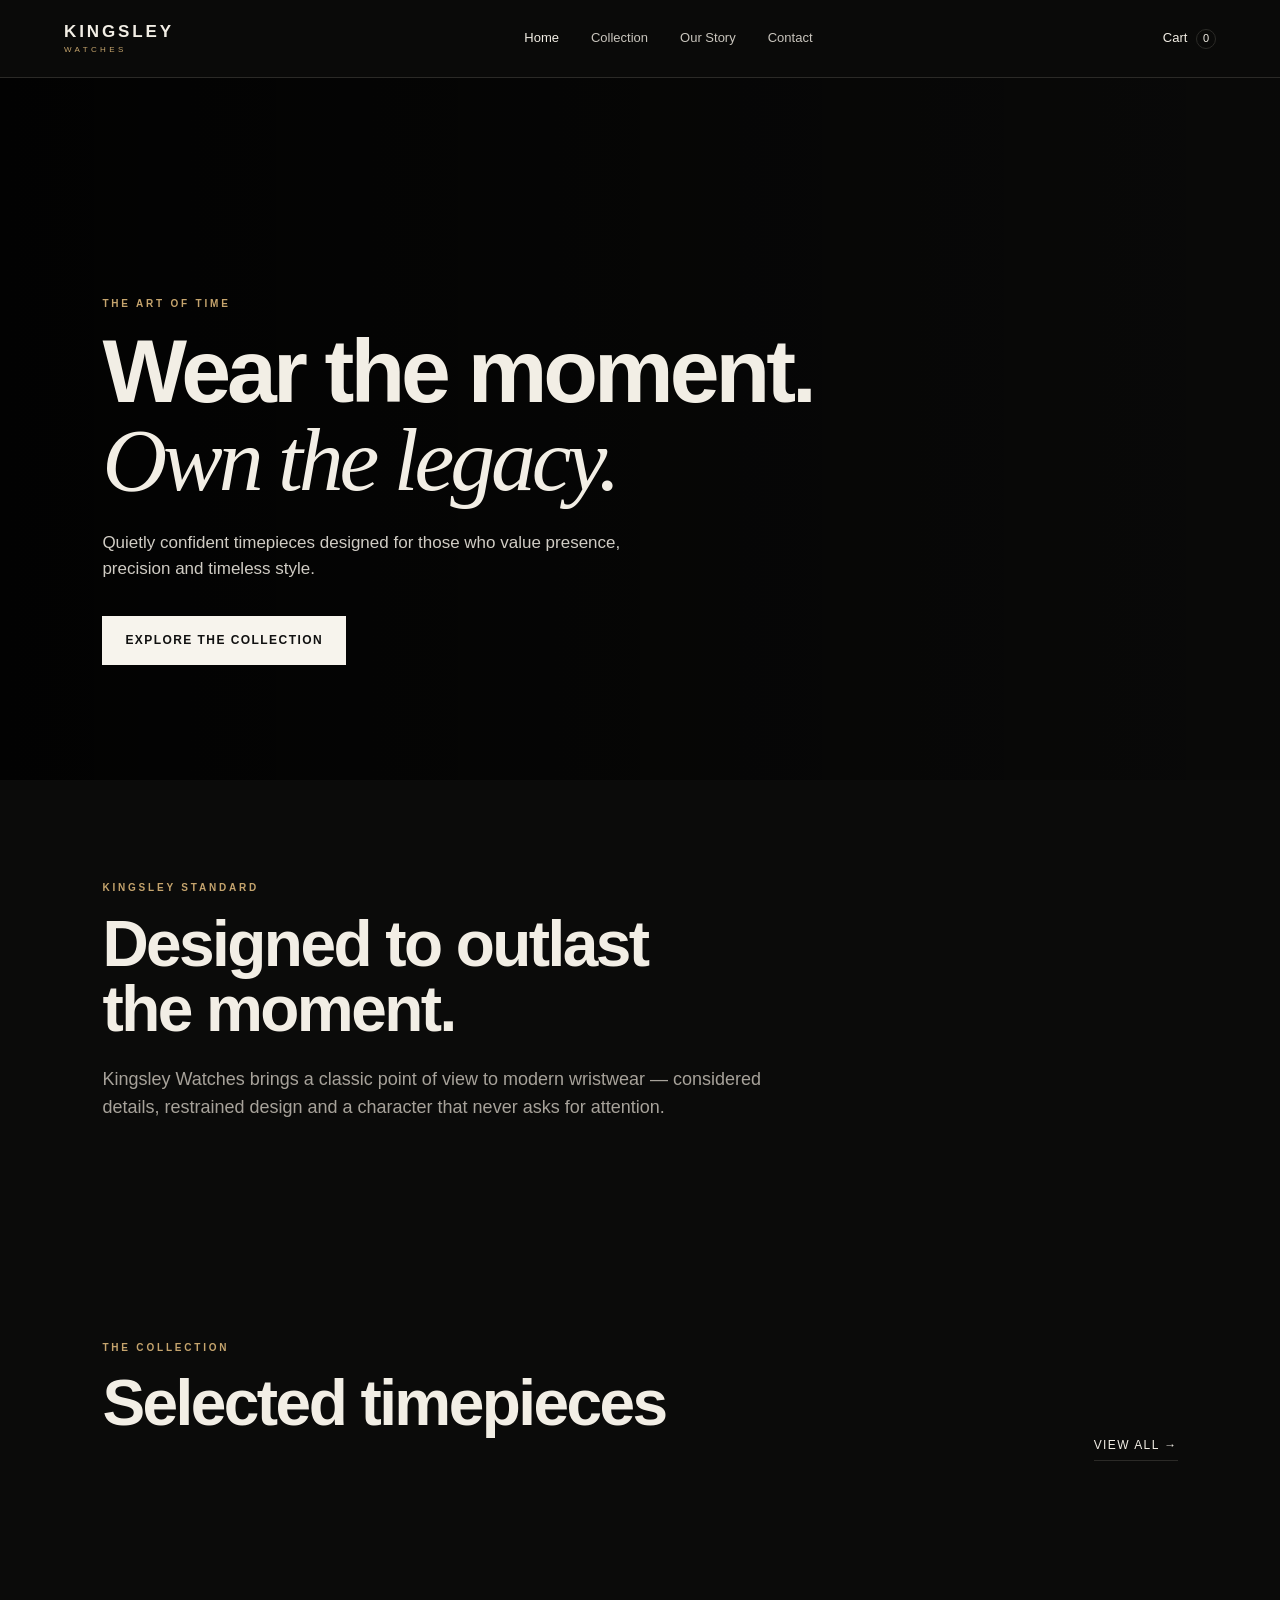
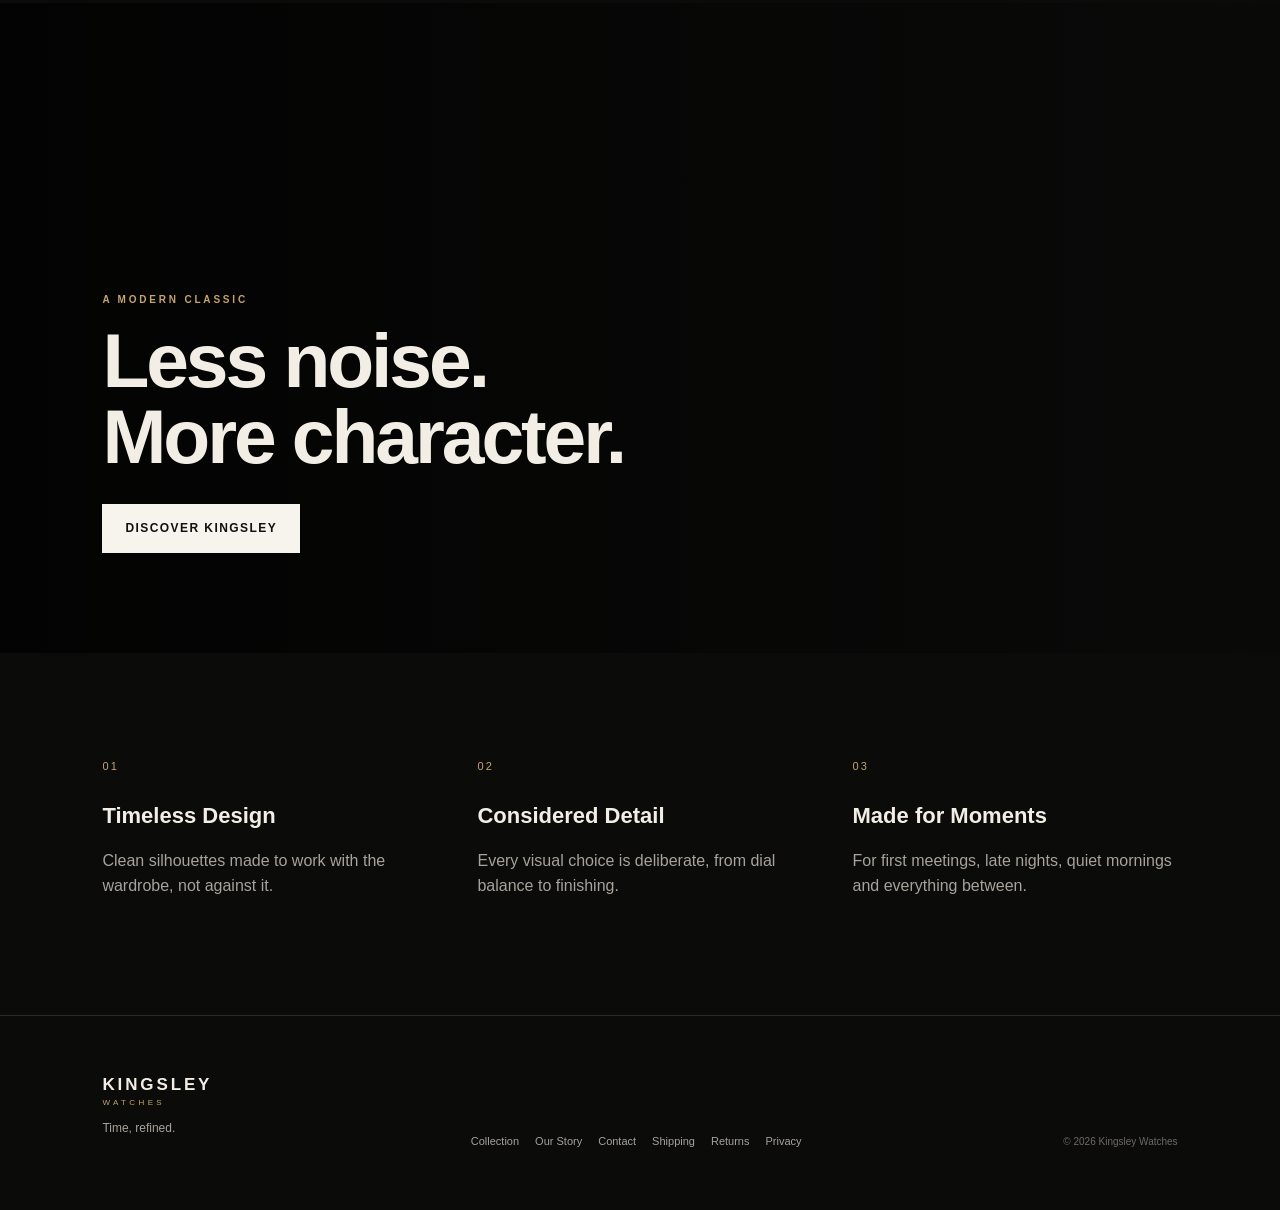
<file: index.html>
<!DOCTYPE html>
<html lang="en">
<head>
  <meta charset="UTF-8">
  <meta name="viewport" content="width=device-width, initial-scale=1.0">
  <title>Kingsley Watches — Time, Refined</title>
  <meta name="description" content="Kingsley Watches — timeless watches with a refined, modern British-inspired aesthetic.">
  <link rel="stylesheet" href="assets/style.css">
</head>
<body>
  <header class="site-header">
    <a class="brand" href="index.html"><span>KINGSLEY</span><small>WATCHES</small></a>
    <nav class="desktop-nav">
      <a href="index.html" class="active">Home</a><a href="shop.html">Collection</a><a href="about.html">Our Story</a><a href="contact.html">Contact</a>
    </nav>
    <div class="header-actions">
      <a class="cart-link" href="cart.html">Cart <span id="cart-count">0</span></a>
      <button class="menu-btn" aria-label="Open menu">☰</button>
    </div>
  </header>

  <main>
    <section class="hero">
      <div class="hero-copy">
        <p class="eyebrow">THE ART OF TIME</p>
        <h1>Wear the moment.<br><em>Own the legacy.</em></h1>
        <p class="hero-text">Quietly confident timepieces designed for those who value presence, precision and timeless style.</p>
        <a class="btn btn-light" href="shop.html">Explore the Collection</a>
      </div>
    </section>

    <section class="intro section">
      <p class="eyebrow">KINGSLEY STANDARD</p>
      <h2>Designed to outlast<br>the moment.</h2>
      <p class="lead">Kingsley Watches brings a classic point of view to modern wristwear — considered details, restrained design and a character that never asks for attention.</p>
    </section>

    <section class="section products-section">
      <div class="section-heading"><div><p class="eyebrow">THE COLLECTION</p><h2>Selected timepieces</h2></div><a class="text-link" href="shop.html">View all →</a></div>
      <div class="product-grid" id="featured-products"></div>
    </section>

    <section class="story-banner">
      <div>
        <p class="eyebrow">A MODERN CLASSIC</p>
        <h2>Less noise.<br>More character.</h2>
        <a class="btn btn-light" href="about.html">Discover Kingsley</a>
      </div>
    </section>

    <section class="section values">
      <div class="value"><span>01</span><h3>Timeless Design</h3><p>Clean silhouettes made to work with the wardrobe, not against it.</p></div>
      <div class="value"><span>02</span><h3>Considered Detail</h3><p>Every visual choice is deliberate, from dial balance to finishing.</p></div>
      <div class="value"><span>03</span><h3>Made for Moments</h3><p>For first meetings, late nights, quiet mornings and everything between.</p></div>
    </section>
  </main>

  <footer class="footer"><div><a class="brand" href="index.html"><span>KINGSLEY</span><small>WATCHES</small></a><p>Time, refined.</p></div><div class="footer-links"><a href="shop.html">Collection</a><a href="about.html">Our Story</a><a href="contact.html">Contact</a><a href="shipping.html">Shipping</a><a href="returns.html">Returns</a><a href="privacy.html">Privacy</a></div><div class="copyright">© 2026 Kingsley Watches</div></footer>
  <script src="assets/app.js"></script>
</body>
</html>
</file>
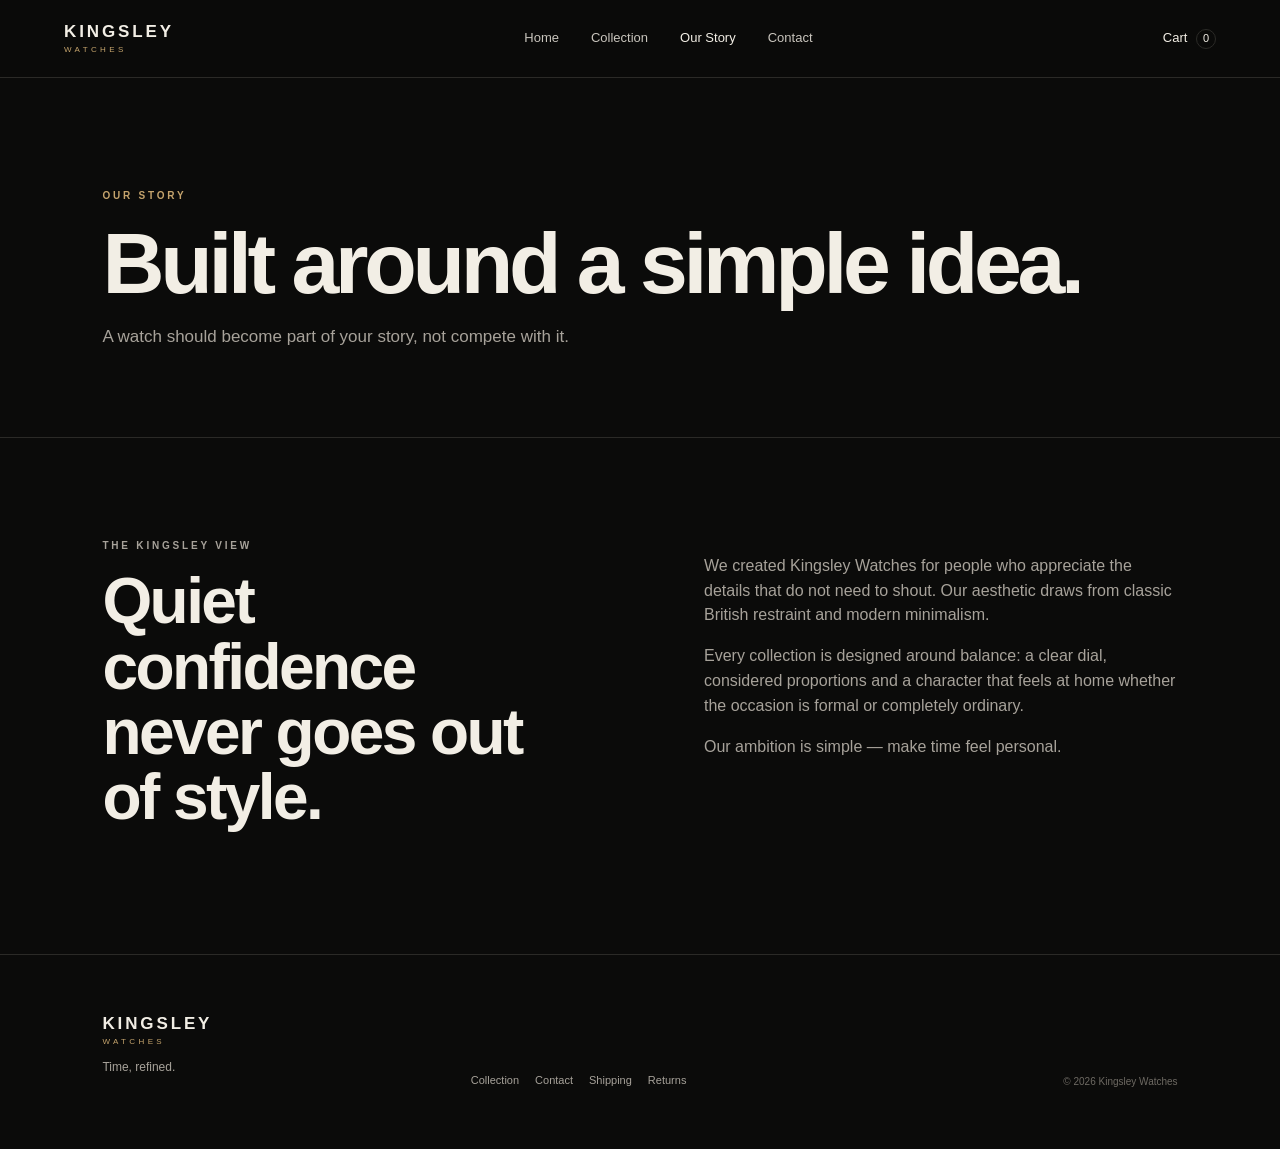
<file: about.html>
<!DOCTYPE html>
<html lang="en">
<head><meta charset="UTF-8"><meta name="viewport" content="width=device-width, initial-scale=1.0"><title>Our Story — Kingsley Watches</title><meta name="description" content="Discover the Kingsley Watches philosophy."><link rel="stylesheet" href="assets/style.css"></head>
<body>
<header class="site-header"><a class="brand" href="index.html"><span>KINGSLEY</span><small>WATCHES</small></a><nav class="desktop-nav"><a href="index.html">Home</a><a href="shop.html">Collection</a><a class="active" href="about.html">Our Story</a><a href="contact.html">Contact</a></nav><div class="header-actions"><a class="cart-link" href="cart.html">Cart <span id="cart-count">0</span></a><button class="menu-btn">☰</button></div></header>
<main><section class="page-hero"><p class="eyebrow">OUR STORY</p><h1>Built around a simple idea.</h1><p>A watch should become part of your story, not compete with it.</p></section><section class="section editorial"><div><p class="eyebrow">THE KINGSLEY VIEW</p><h2>Quiet confidence<br>never goes out of style.</h2></div><div><p>We created Kingsley Watches for people who appreciate the details that do not need to shout. Our aesthetic draws from classic British restraint and modern minimalism.</p><p>Every collection is designed around balance: a clear dial, considered proportions and a character that feels at home whether the occasion is formal or completely ordinary.</p><p>Our ambition is simple — make time feel personal.</p></div></section></main>
<footer class="footer"><div><a class="brand" href="index.html"><span>KINGSLEY</span><small>WATCHES</small></a><p>Time, refined.</p></div><div class="footer-links"><a href="shop.html">Collection</a><a href="contact.html">Contact</a><a href="shipping.html">Shipping</a><a href="returns.html">Returns</a></div><div class="copyright">© 2026 Kingsley Watches</div></footer><script src="assets/app.js"></script></body></html>
</file>
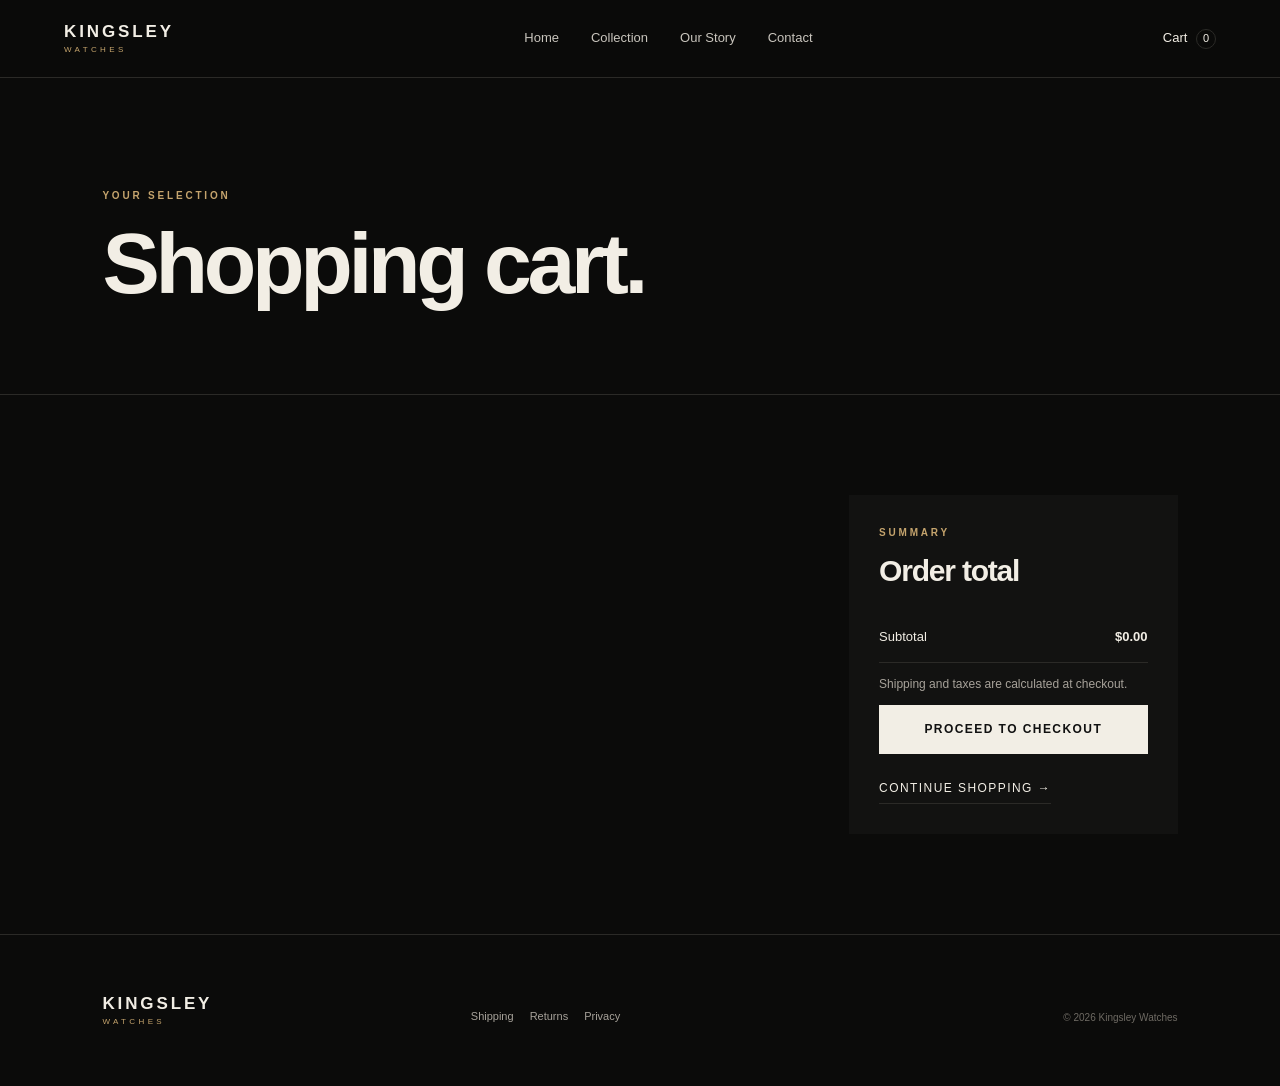
<file: cart.html>
<!DOCTYPE html>
<html lang="en">
<head><meta charset="UTF-8"><meta name="viewport" content="width=device-width, initial-scale=1.0"><title>Your Cart — Kingsley Watches</title><link rel="stylesheet" href="assets/style.css"></head>
<body>
<header class="site-header"><a class="brand" href="index.html"><span>KINGSLEY</span><small>WATCHES</small></a><nav class="desktop-nav"><a href="index.html">Home</a><a href="shop.html">Collection</a><a href="about.html">Our Story</a><a href="contact.html">Contact</a></nav><div class="header-actions"><a class="cart-link" href="cart.html">Cart <span id="cart-count">0</span></a><button class="menu-btn">☰</button></div></header>
<main><section class="page-hero"><p class="eyebrow">YOUR SELECTION</p><h1>Shopping cart.</h1></section><section class="section cart-layout"><div id="cart-items"></div><aside class="cart-summary"><p class="eyebrow">SUMMARY</p><h2>Order total</h2><div class="summary-row"><span>Subtotal</span><strong id="cart-total">$0.00</strong></div><p class="muted">Shipping and taxes are calculated at checkout.</p><a class="btn btn-dark full" href="checkout.html">Proceed to checkout</a><a class="text-link" href="shop.html">Continue shopping →</a></aside></section></main>
<footer class="footer"><div><a class="brand" href="index.html"><span>KINGSLEY</span><small>WATCHES</small></a></div><div class="footer-links"><a href="shipping.html">Shipping</a><a href="returns.html">Returns</a><a href="privacy.html">Privacy</a></div><div class="copyright">© 2026 Kingsley Watches</div></footer>
<script src="assets/app.js"></script></body></html>
</file>
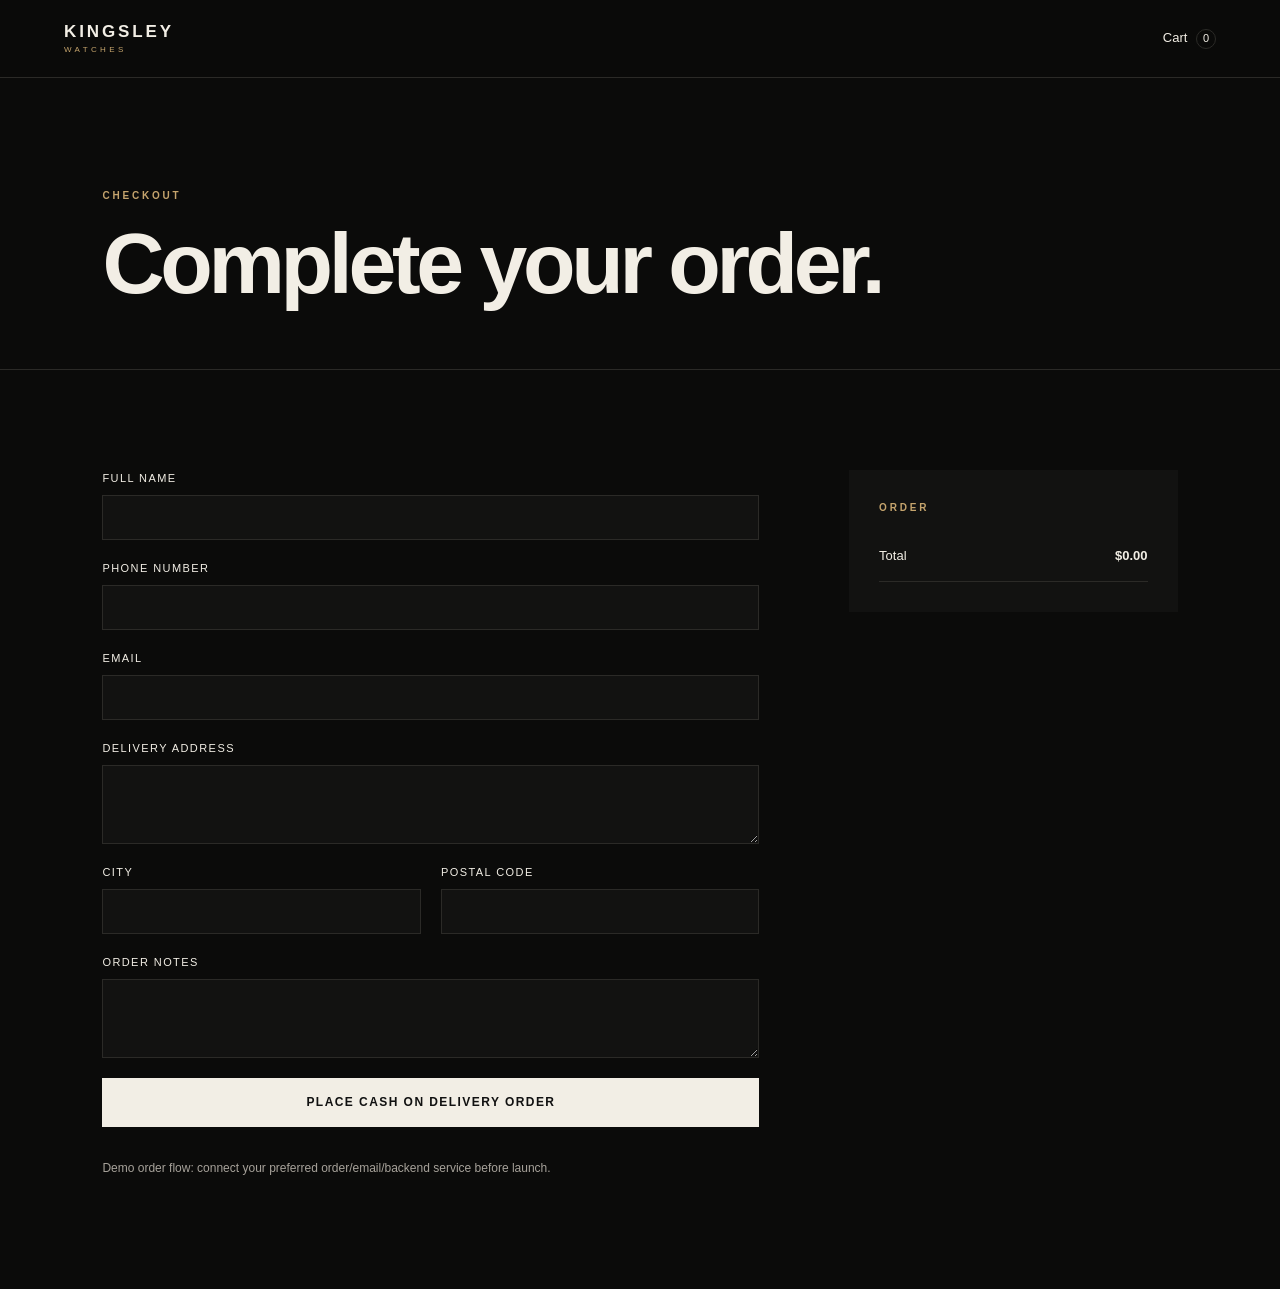
<file: checkout.html>
<!DOCTYPE html>
<html lang="en">
<head><meta charset="UTF-8"><meta name="viewport" content="width=device-width, initial-scale=1.0"><title>Checkout — Kingsley Watches</title><link rel="stylesheet" href="assets/style.css"></head>
<body>
<header class="site-header"><a class="brand" href="index.html"><span>KINGSLEY</span><small>WATCHES</small></a><div class="header-actions"><a class="cart-link" href="cart.html">Cart <span id="cart-count">0</span></a></div></header>
<main><section class="page-hero compact"><p class="eyebrow">CHECKOUT</p><h1>Complete your order.</h1></section><section class="section checkout-layout"><form id="checkout-form" class="checkout-form"><label>Full name<input required name="name" autocomplete="name"></label><label>Phone number<input required name="phone" autocomplete="tel"></label><label>Email<input type="email" name="email" autocomplete="email"></label><label>Delivery address<textarea required name="address" rows="3"></textarea></label><div class="two-col"><label>City<input required name="city"></label><label>Postal code<input name="postal"></label></div><label>Order notes<textarea name="notes" rows="3"></textarea></label><button class="btn btn-dark full" type="submit">Place Cash on Delivery Order</button><p class="form-note">Demo order flow: connect your preferred order/email/backend service before launch.</p></form><aside class="cart-summary"><p class="eyebrow">ORDER</p><div id="checkout-items"></div><div class="summary-row"><span>Total</span><strong id="checkout-total">$0.00</strong></div></aside></section></main>
<script src="assets/app.js"></script></body></html>
</file>
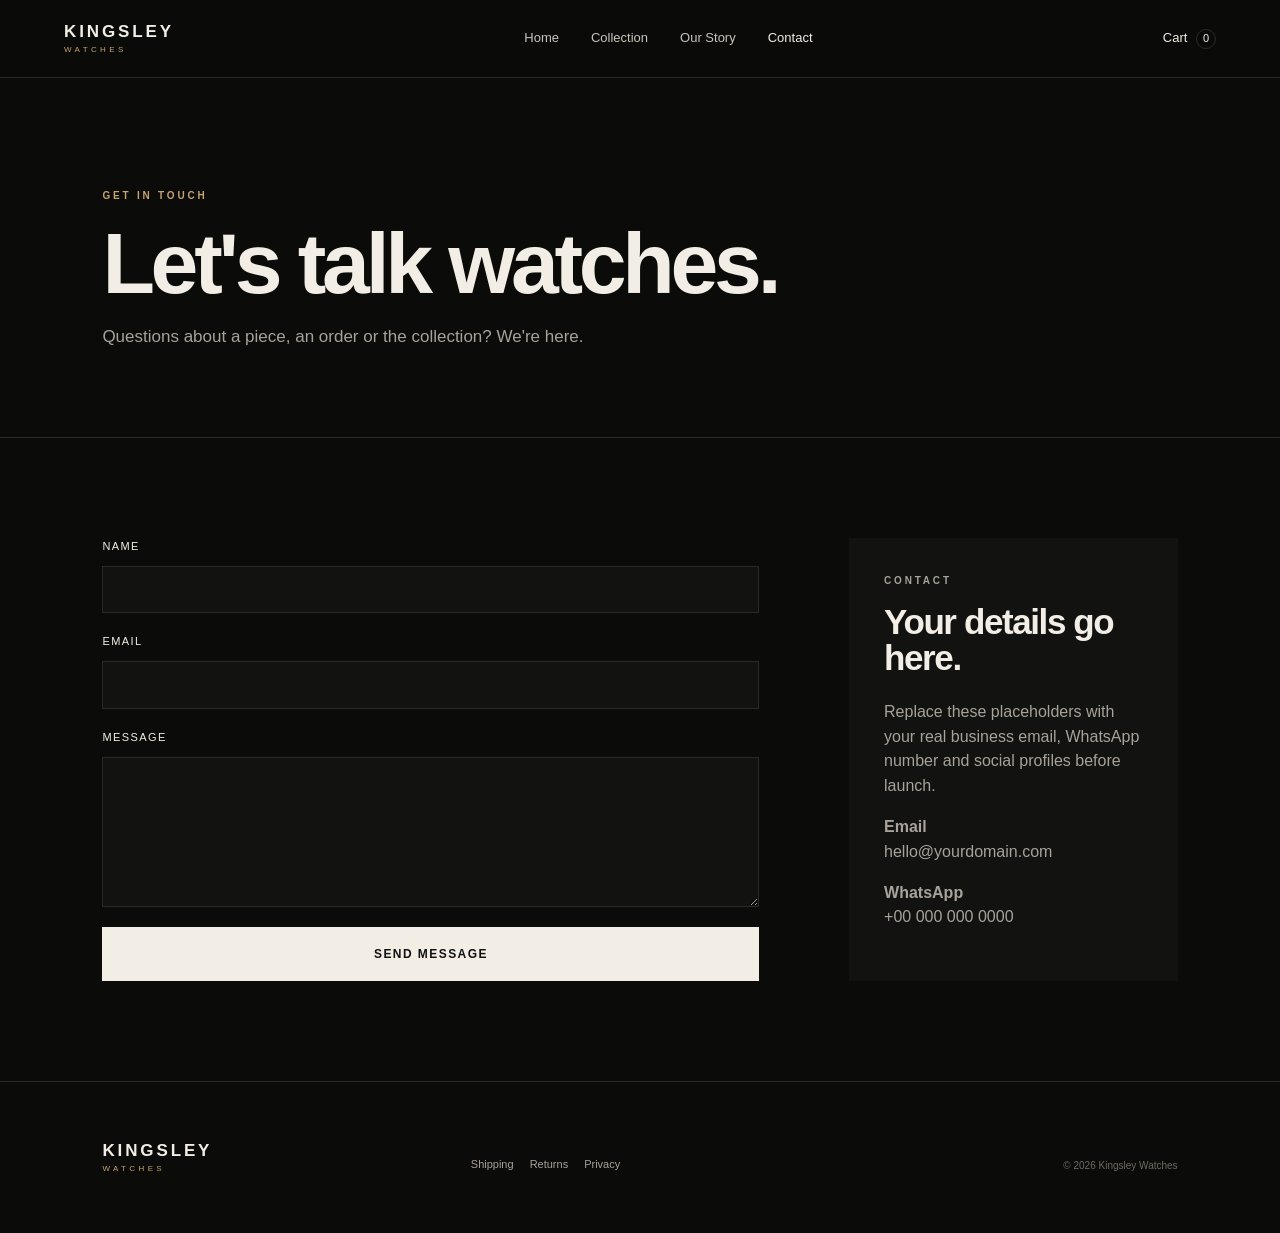
<file: contact.html>
<!DOCTYPE html>
<html lang="en">
<head><meta charset="UTF-8"><meta name="viewport" content="width=device-width, initial-scale=1.0"><title>Contact — Kingsley Watches</title><link rel="stylesheet" href="assets/style.css"></head>
<body>
<header class="site-header"><a class="brand" href="index.html"><span>KINGSLEY</span><small>WATCHES</small></a><nav class="desktop-nav"><a href="index.html">Home</a><a href="shop.html">Collection</a><a href="about.html">Our Story</a><a class="active" href="contact.html">Contact</a></nav><div class="header-actions"><a class="cart-link" href="cart.html">Cart <span id="cart-count">0</span></a><button class="menu-btn">☰</button></div></header>
<main><section class="page-hero"><p class="eyebrow">GET IN TOUCH</p><h1>Let's talk watches.</h1><p>Questions about a piece, an order or the collection? We're here.</p></section><section class="section contact-layout"><form class="checkout-form" onsubmit="event.preventDefault(); alert('Thanks — connect this form to your email service before launch.');"><label>Name<input required></label><label>Email<input type="email" required></label><label>Message<textarea rows="7" required></textarea></label><button class="btn btn-dark" type="submit">Send message</button></form><div class="contact-card"><p class="eyebrow">CONTACT</p><h2>Your details go here.</h2><p>Replace these placeholders with your real business email, WhatsApp number and social profiles before launch.</p><p><strong>Email</strong><br>hello@yourdomain.com</p><p><strong>WhatsApp</strong><br>+00 000 000 0000</p></div></section></main>
<footer class="footer"><div><a class="brand" href="index.html"><span>KINGSLEY</span><small>WATCHES</small></a></div><div class="footer-links"><a href="shop.html">Shipping</a><a href="returns.html">Returns</a><a href="privacy.html">Privacy</a></div><div class="copyright">© 2026 Kingsley Watches</div></footer><script src="assets/app.js"></script></body></html>
</file>
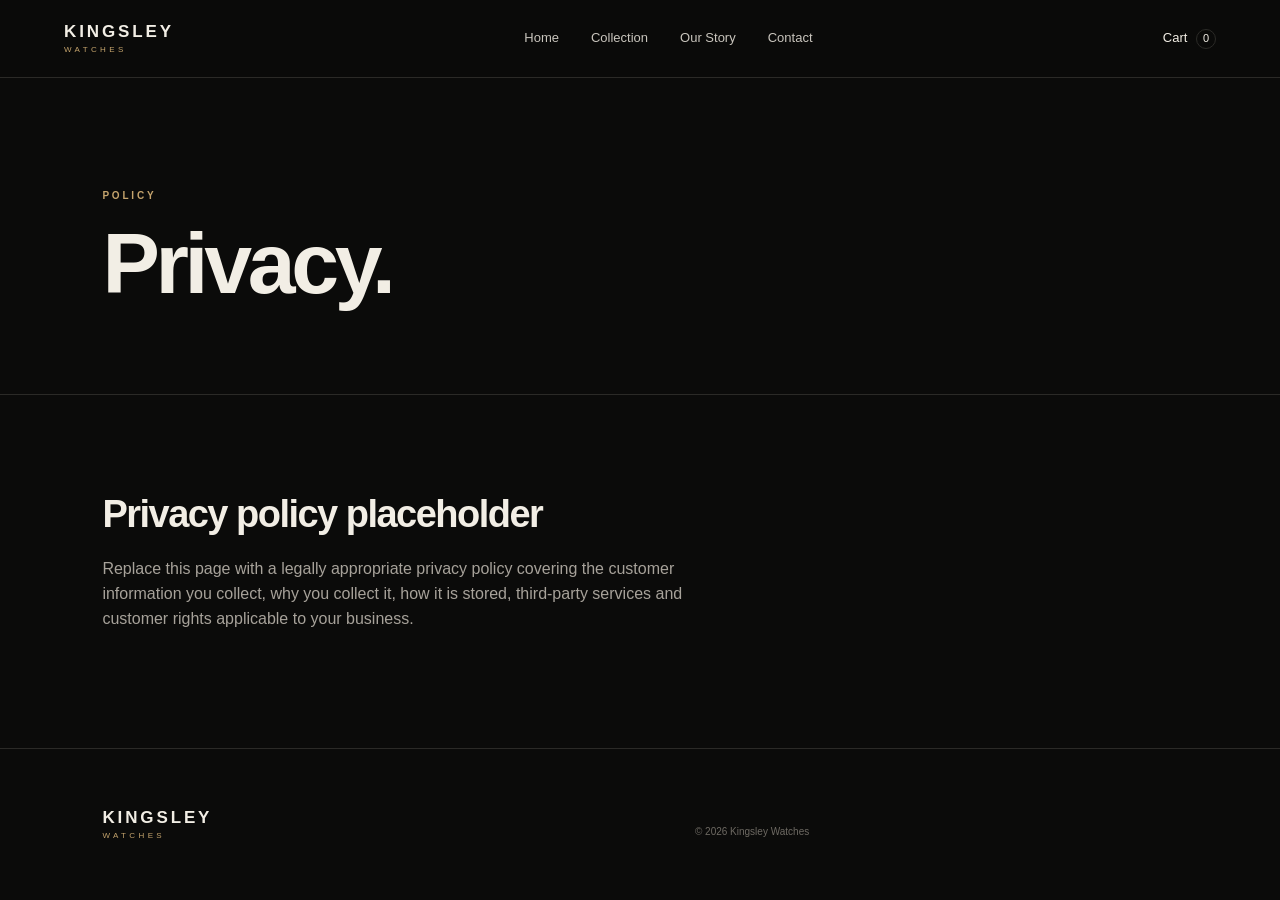
<file: privacy.html>
<!DOCTYPE html><html lang="en"><head><meta charset="UTF-8"><meta name="viewport" content="width=device-width, initial-scale=1.0"><title>Privacy — Kingsley Watches</title><link rel="stylesheet" href="assets/style.css"></head><body>
<header class="site-header"><a class="brand" href="index.html"><span>KINGSLEY</span><small>WATCHES</small></a><nav class="desktop-nav"><a href="index.html">Home</a><a href="shop.html">Collection</a><a href="about.html">Our Story</a><a href="contact.html">Contact</a></nav><div class="header-actions"><a class="cart-link" href="cart.html">Cart <span id="cart-count">0</span></a></div></header>
<main><section class="page-hero"><p class="eyebrow">POLICY</p><h1>Privacy.</h1></section><section class="section policy"><h2>Privacy policy placeholder</h2><p>Replace this page with a legally appropriate privacy policy covering the customer information you collect, why you collect it, how it is stored, third-party services and customer rights applicable to your business.</p></section></main><footer class="footer"><div><a class="brand" href="index.html"><span>KINGSLEY</span><small>WATCHES</small></a></div><div class="copyright">© 2026 Kingsley Watches</div></footer><script src="assets/app.js"></script></body></html>
</file>
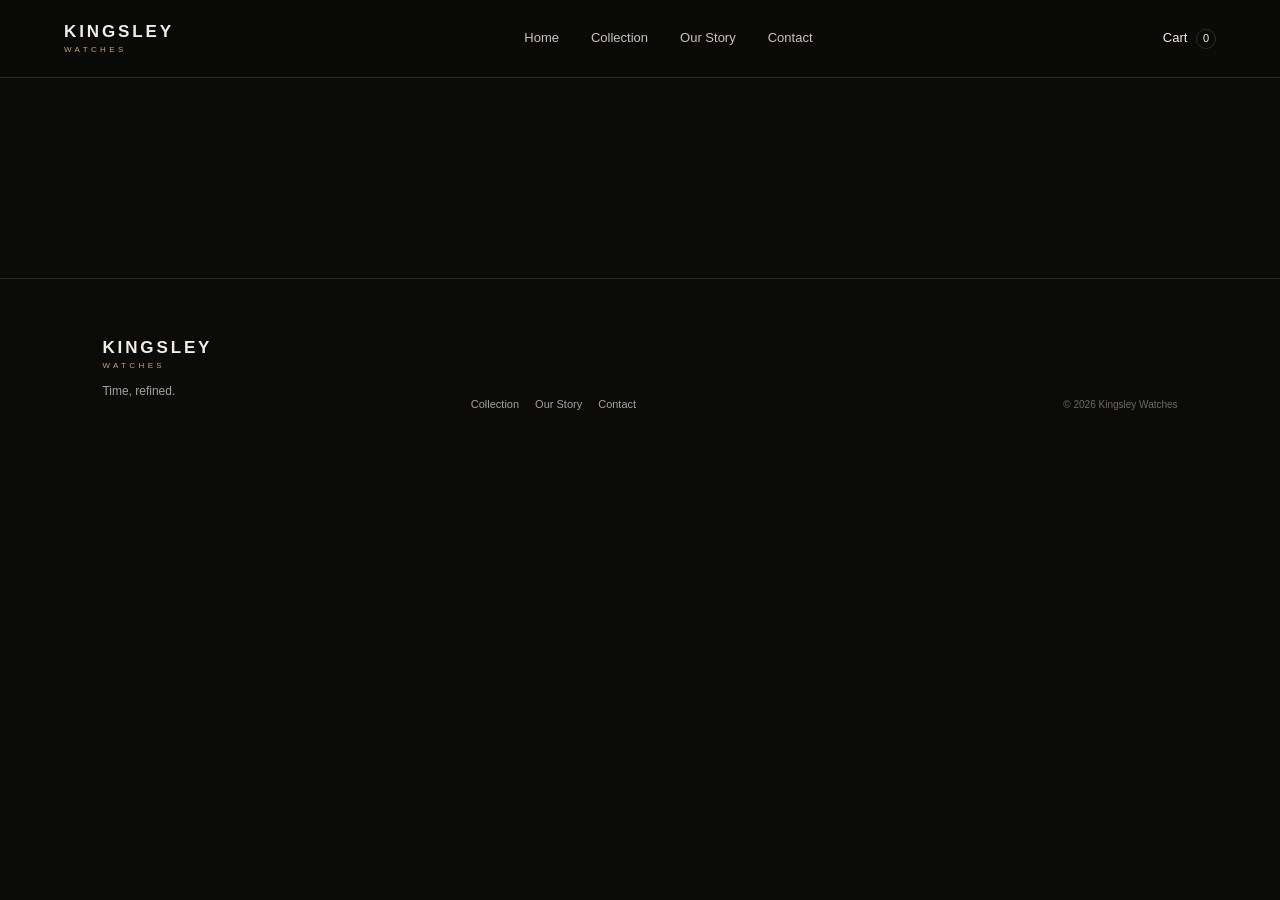
<file: product.html>
<!DOCTYPE html>
<html lang="en">
<head><meta charset="UTF-8"><meta name="viewport" content="width=device-width, initial-scale=1.0"><title>Product — Kingsley Watches</title><meta name="description" content="View a Kingsley Watches timepiece."><link rel="stylesheet" href="assets/style.css"></head>
<body>
<header class="site-header"><a class="brand" href="index.html"><span>KINGSLEY</span><small>WATCHES</small></a><nav class="desktop-nav"><a href="index.html">Home</a><a href="shop.html">Collection</a><a href="about.html">Our Story</a><a href="contact.html">Contact</a></nav><div class="header-actions"><a class="cart-link" href="cart.html">Cart <span id="cart-count">0</span></a><button class="menu-btn">☰</button></div></header>
<main><section class="section product-detail" id="product-detail"></section></main>
<footer class="footer"><div><a class="brand" href="index.html"><span>KINGSLEY</span><small>WATCHES</small></a><p>Time, refined.</p></div><div class="footer-links"><a href="shop.html">Collection</a><a href="about.html">Our Story</a><a href="contact.html">Contact</a></div><div class="copyright">© 2026 Kingsley Watches</div></footer>
<script src="assets/app.js"></script></body></html>
</file>
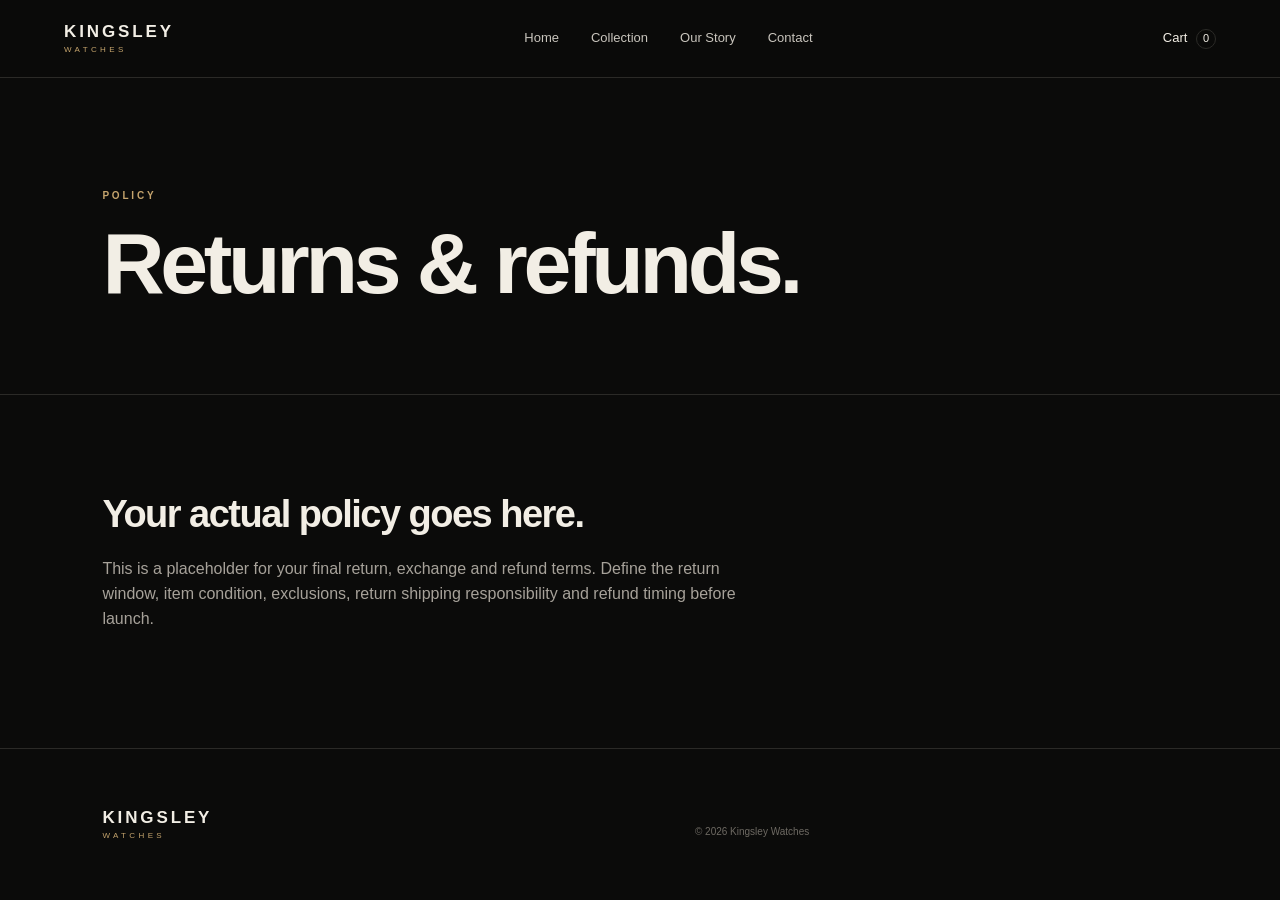
<file: returns.html>
<!DOCTYPE html><html lang="en"><head><meta charset="UTF-8"><meta name="viewport" content="width=device-width, initial-scale=1.0"><title>Returns — Kingsley Watches</title><link rel="stylesheet" href="assets/style.css"></head><body>
<header class="site-header"><a class="brand" href="index.html"><span>KINGSLEY</span><small>WATCHES</small></a><nav class="desktop-nav"><a href="index.html">Home</a><a href="shop.html">Collection</a><a href="about.html">Our Story</a><a href="contact.html">Contact</a></nav><div class="header-actions"><a class="cart-link" href="cart.html">Cart <span id="cart-count">0</span></a></div></header>
<main><section class="page-hero"><p class="eyebrow">POLICY</p><h1>Returns & refunds.</h1></section><section class="section policy"><h2>Your actual policy goes here.</h2><p>This is a placeholder for your final return, exchange and refund terms. Define the return window, item condition, exclusions, return shipping responsibility and refund timing before launch.</p></section></main><footer class="footer"><div><a class="brand" href="index.html"><span>KINGSLEY</span><small>WATCHES</small></a></div><div class="copyright">© 2026 Kingsley Watches</div></footer><script src="assets/app.js"></script></body></html>
</file>
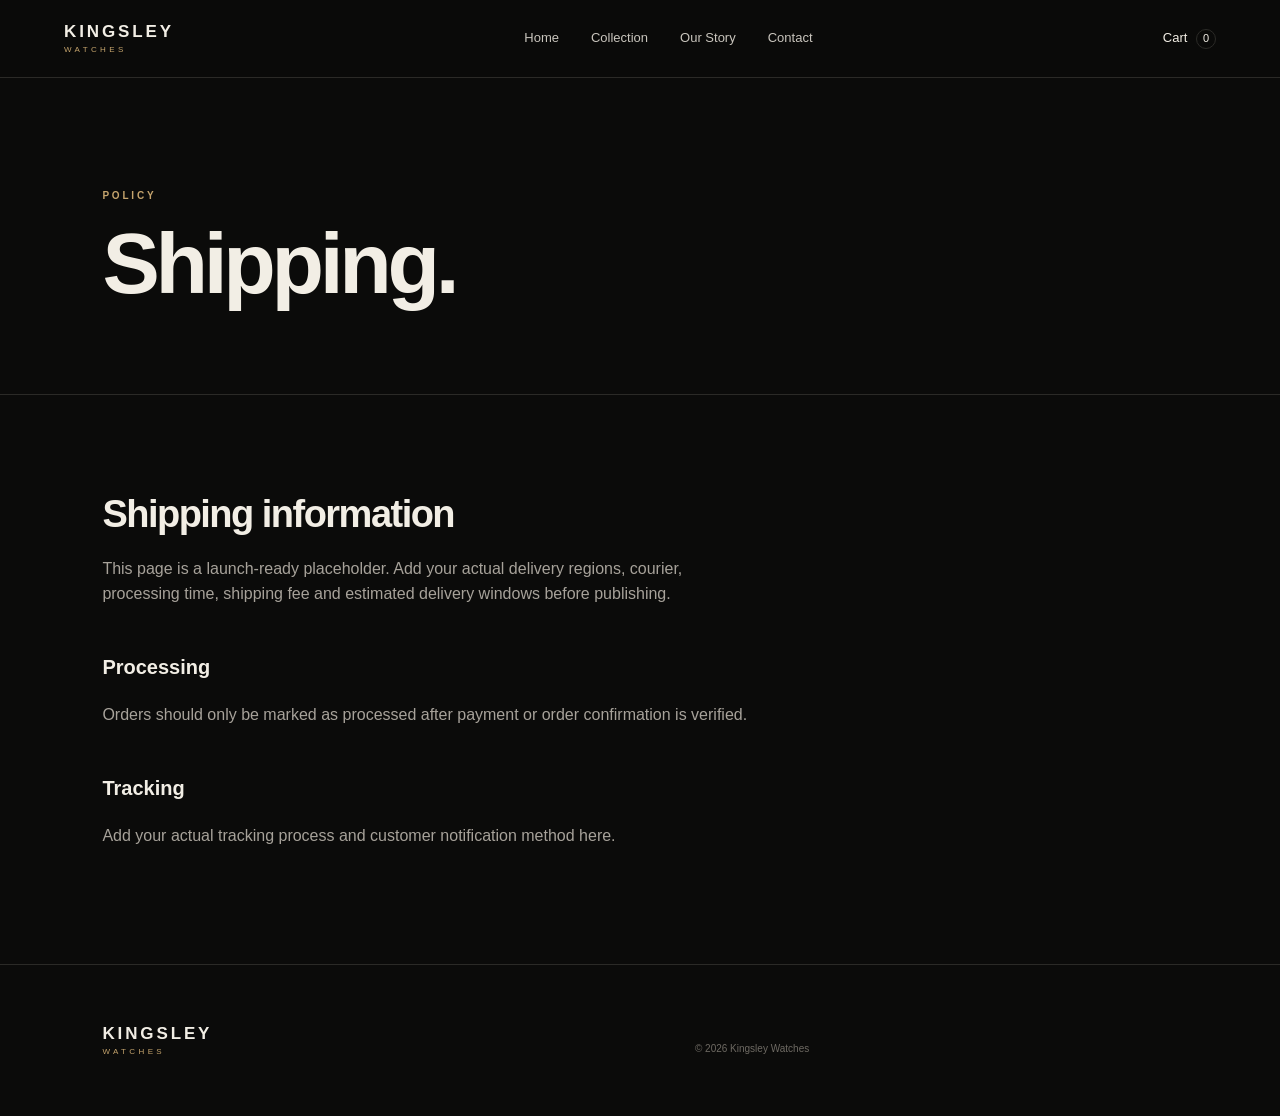
<file: shipping.html>
<!DOCTYPE html><html lang="en"><head><meta charset="UTF-8"><meta name="viewport" content="width=device-width, initial-scale=1.0"><title>Shipping — Kingsley Watches</title><link rel="stylesheet" href="assets/style.css"></head><body>
<header class="site-header"><a class="brand" href="index.html"><span>KINGSLEY</span><small>WATCHES</small></a><nav class="desktop-nav"><a href="index.html">Home</a><a href="shop.html">Collection</a><a href="about.html">Our Story</a><a href="contact.html">Contact</a></nav><div class="header-actions"><a class="cart-link" href="cart.html">Cart <span id="cart-count">0</span></a></div></header>
<main><section class="page-hero"><p class="eyebrow">POLICY</p><h1>Shipping.</h1></section><section class="section policy"><h2>Shipping information</h2><p>This page is a launch-ready placeholder. Add your actual delivery regions, courier, processing time, shipping fee and estimated delivery windows before publishing.</p><h3>Processing</h3><p>Orders should only be marked as processed after payment or order confirmation is verified.</p><h3>Tracking</h3><p>Add your actual tracking process and customer notification method here.</p></section></main><footer class="footer"><div><a class="brand" href="index.html"><span>KINGSLEY</span><small>WATCHES</small></a></div><div class="copyright">© 2026 Kingsley Watches</div></footer><script src="assets/app.js"></script></body></html>
</file>
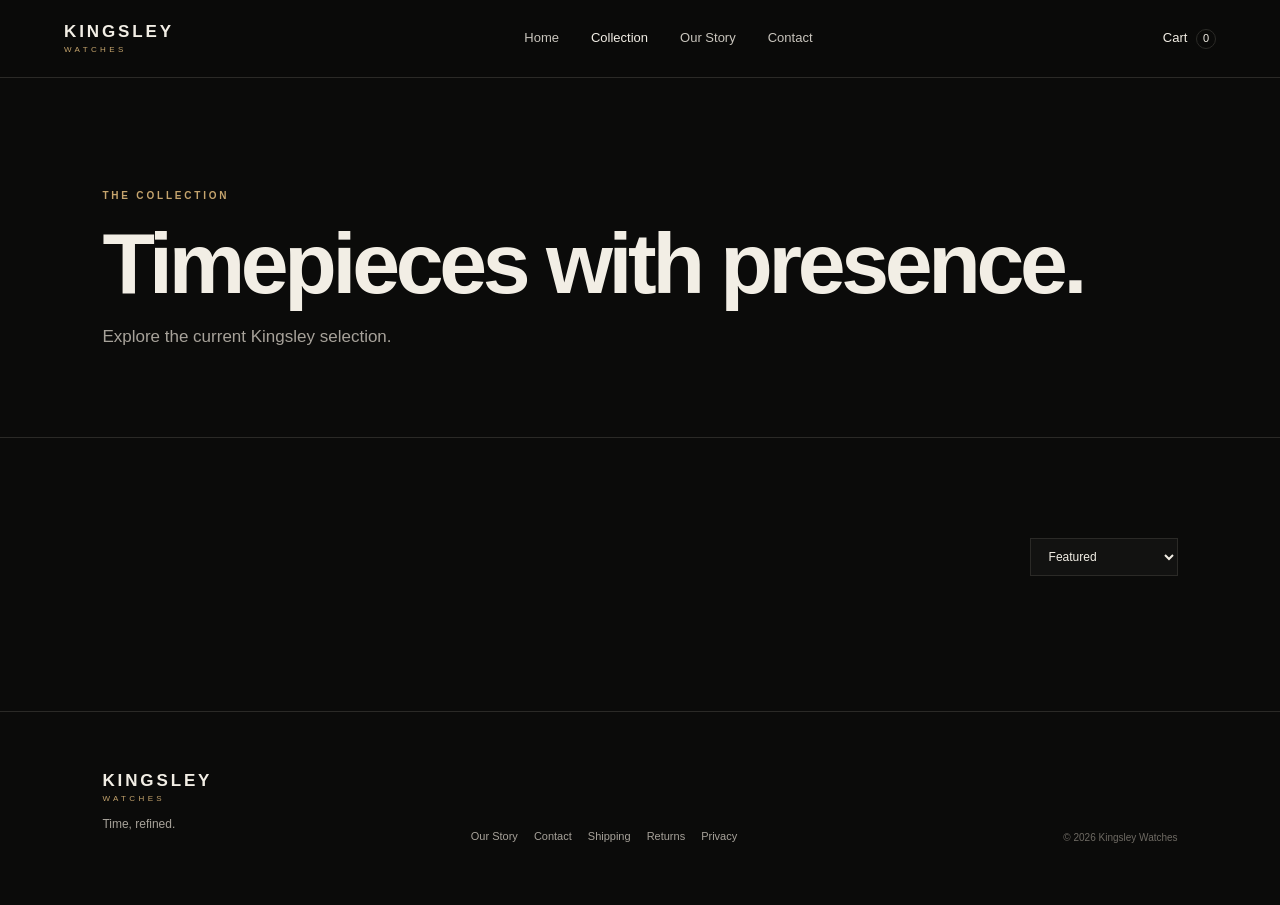
<file: shop.html>
<!DOCTYPE html>
<html lang="en">
<head><meta charset="UTF-8"><meta name="viewport" content="width=device-width, initial-scale=1.0"><title>Collection — Kingsley Watches</title><meta name="description" content="Explore the Kingsley Watches collection."><link rel="stylesheet" href="assets/style.css"></head>
<body>
<header class="site-header"><a class="brand" href="index.html"><span>KINGSLEY</span><small>WATCHES</small></a><nav class="desktop-nav"><a href="index.html">Home</a><a class="active" href="shop.html">Collection</a><a href="about.html">Our Story</a><a href="contact.html">Contact</a></nav><div class="header-actions"><a class="cart-link" href="cart.html">Cart <span id="cart-count">0</span></a><button class="menu-btn">☰</button></div></header>
<main>
<section class="page-hero"><p class="eyebrow">THE COLLECTION</p><h1>Timepieces with presence.</h1><p>Explore the current Kingsley selection.</p></section>
<section class="section">
<div class="shop-toolbar"><div><span id="product-total"></span></div><div><select id="sort"><option value="featured">Featured</option><option value="low">Price: Low to High</option><option value="high">Price: High to Low</option></select></div></div>
<div class="product-grid" id="shop-products"></div>
</section>
</main>
<footer class="footer"><div><a class="brand" href="index.html"><span>KINGSLEY</span><small>WATCHES</small></a><p>Time, refined.</p></div><div class="footer-links"><a href="about.html">Our Story</a><a href="contact.html">Contact</a><a href="shipping.html">Shipping</a><a href="returns.html">Returns</a><a href="privacy.html">Privacy</a></div><div class="copyright">© 2026 Kingsley Watches</div></footer>
<script src="assets/app.js"></script></body></html>
</file>
<file: assets/style.css>
:root{--bg:#0b0b0a;--surface:#121211;--surface2:#191917;--text:#f2eee5;--muted:#a7a29a;--line:#2b2a27;--accent:#c5a46d;--white:#f7f4ed;--dark:#11110f}*{box-sizing:border-box}html{scroll-behavior:smooth}body{margin:0;background:var(--bg);color:var(--text);font-family:Arial,Helvetica,sans-serif;line-height:1.55}a{color:inherit;text-decoration:none}button,input,textarea,select{font:inherit}.site-header{height:78px;padding:0 5vw;display:flex;align-items:center;justify-content:space-between;border-bottom:1px solid var(--line);position:sticky;top:0;background:rgba(11,11,10,.94);backdrop-filter:blur(12px);z-index:20}.brand{display:flex;flex-direction:column;letter-spacing:.18em;line-height:1}.brand span{font-size:17px;font-weight:700}.brand small{font-size:8px;letter-spacing:.42em;color:var(--accent);margin-top:6px}.desktop-nav{display:flex;gap:32px;font-size:13px;color:#c9c5bd}.desktop-nav a:hover,.desktop-nav .active{color:var(--text)}.header-actions{display:flex;align-items:center;gap:18px}.cart-link{font-size:13px}.cart-link span{display:inline-flex;min-width:20px;height:20px;border:1px solid var(--line);border-radius:50%;align-items:center;justify-content:center;font-size:11px;margin-left:5px}.menu-btn{display:none;background:none;border:0;color:var(--text);font-size:22px}.hero{min-height:78vh;display:flex;align-items:flex-end;padding:9vw 8vw;background:linear-gradient(90deg,rgba(0,0,0,.82),rgba(0,0,0,.18)),url("https://images.unsplash.com/photo-1523170335258-f5ed11844a49?auto=format&fit=crop&w=1800&q=90") center/cover}.hero-copy{max-width:720px}.eyebrow{font-size:10px;letter-spacing:.28em;color:var(--accent);font-weight:700;margin:0 0 16px;text-transform:uppercase}.hero h1{font-size:clamp(48px,7vw,96px);line-height:.98;letter-spacing:-.045em;margin:0 0 26px}.hero h1 em{font-family:Georgia,serif;font-weight:400}.hero-text{font-size:17px;color:#d0ccc4;max-width:520px;margin-bottom:34px}.btn{display:inline-flex;align-items:center;justify-content:center;border:1px solid transparent;padding:14px 22px;font-size:12px;letter-spacing:.12em;text-transform:uppercase;font-weight:700;cursor:pointer;transition:.25s}.btn-light{background:var(--white);color:#111}.btn-light:hover{background:#fff}.btn-dark{background:var(--text);color:#111}.btn-dark:hover{transform:translateY(-2px)}.full{width:100%}.section{padding:100px 8vw}.intro{max-width:1000px}.intro h2,.section h2{font-size:clamp(38px,5vw,68px);line-height:1.02;letter-spacing:-.04em;margin:0 0 24px}.lead{font-size:18px;color:var(--muted);max-width:680px}.section-heading{display:flex;justify-content:space-between;align-items:flex-end;margin-bottom:42px}.text-link{font-size:12px;letter-spacing:.12em;text-transform:uppercase;border-bottom:1px solid var(--line);padding-bottom:5px}.product-grid{display:grid;grid-template-columns:repeat(3,1fr);gap:22px}.product-card{min-width:0}.product-image{display:block;aspect-ratio:1/1.1;overflow:hidden;background:#151513}.product-image img{width:100%;height:100%;object-fit:cover;display:block;transition:transform .6s ease;filter:saturate(.8)}.product-card:hover .product-image img{transform:scale(1.035)}.product-info{display:flex;justify-content:space-between;gap:15px;padding:17px 0 8px}.product-info h3{margin:4px 0 0;font-size:17px}.product-category{margin:0;color:var(--muted);font-size:9px;letter-spacing:.2em;text-transform:uppercase}.product-info>strong{font-size:14px;font-weight:500}.quick-add{background:none;color:var(--muted);border:0;border-bottom:1px solid var(--line);padding:5px 0;cursor:pointer;font-size:11px;letter-spacing:.1em;text-transform:uppercase}.quick-add:hover{color:var(--text)}.story-banner{min-height:650px;padding:100px 8vw;display:flex;align-items:flex-end;background:linear-gradient(90deg,rgba(0,0,0,.72),rgba(0,0,0,.15)),url("https://images.unsplash.com/photo-1518544801976-3e159e50e5bb?auto=format&fit=crop&w=1800&q=85") center/cover}.story-banner h2{font-size:clamp(45px,6vw,80px);line-height:.98;margin:0 0 30px;letter-spacing:-.04em}.values{display:grid;grid-template-columns:repeat(3,1fr);gap:50px}.value span{color:var(--accent);font-size:11px;letter-spacing:.2em}.value h3{font-size:22px;margin:22px 0 8px}.value p,.editorial p,.policy p,.contact-card p{color:var(--muted)}.footer{border-top:1px solid var(--line);padding:60px 8vw;display:grid;grid-template-columns:1fr 1fr 1fr;gap:30px;align-items:end}.footer p{color:var(--muted);font-size:12px}.footer-links{display:flex;flex-wrap:wrap;gap:16px;font-size:11px;color:var(--muted)}.copyright{text-align:right;color:#6e6a63;font-size:10px}.page-hero{padding:110px 8vw 70px;border-bottom:1px solid var(--line)}.page-hero.compact{padding-bottom:45px}.page-hero h1{font-size:clamp(46px,7vw,86px);line-height:1;margin:0 0 18px;letter-spacing:-.05em}.page-hero>p:last-child{color:var(--muted);font-size:17px}.shop-toolbar{display:flex;justify-content:space-between;align-items:center;margin-bottom:35px;color:var(--muted);font-size:12px}.shop-toolbar select{background:var(--surface);color:var(--text);border:1px solid var(--line);padding:10px 14px}.product-detail{display:grid;grid-template-columns:1.05fr .95fr;gap:8vw;align-items:center}.detail-image{background:var(--surface);aspect-ratio:1/1.05;overflow:hidden}.detail-image img{width:100%;height:100%;object-fit:cover}.detail-copy h1{font-size:clamp(45px,6vw,78px);line-height:1;margin:0 0 14px;letter-spacing:-.05em}.detail-price{font-size:20px;margin-bottom:28px}.specs{border-top:1px solid var(--line);border-bottom:1px solid var(--line);margin:35px 0}.specs div{display:flex;justify-content:space-between;padding:15px 0;border-bottom:1px solid var(--line);font-size:12px}.specs div:last-child{border-bottom:0}.specs span{color:var(--muted)}.cart-layout,.checkout-layout,.contact-layout{display:grid;grid-template-columns:1.5fr .75fr;gap:7vw}.cart-summary{background:var(--surface);padding:30px;height:max-content}.cart-summary h2{font-size:30px;margin:0 0 25px}.summary-row{display:flex;justify-content:space-between;gap:20px;border-bottom:1px solid var(--line);padding:15px 0;font-size:13px}.muted,.form-note{color:var(--muted);font-size:12px}.cart-summary .text-link{display:inline-block;margin-top:25px}.cart-item{display:grid;grid-template-columns:120px 1fr auto;gap:22px;padding:22px 0;border-bottom:1px solid var(--line);align-items:start}.cart-item img{width:120px;height:135px;object-fit:cover}.cart-item h3{margin:4px 0 6px}.qty{display:flex;align-items:center;gap:12px;margin-top:16px}.qty button{background:none;border:1px solid var(--line);color:var(--text);min-width:30px;height:30px;cursor:pointer}.qty .remove{border:0;color:var(--muted);font-size:10px;width:auto}.empty{padding:70px 0}.checkout-form{display:grid;gap:20px}.checkout-form label{display:grid;gap:8px;font-size:11px;text-transform:uppercase;letter-spacing:.13em}.checkout-form input,.checkout-form textarea{background:var(--surface);border:1px solid var(--line);color:var(--text);padding:13px 14px;outline:none;text-transform:none;letter-spacing:0}.checkout-form input:focus,.checkout-form textarea:focus{border-color:#716b60}.two-col{display:grid;grid-template-columns:1fr 1fr;gap:20px}.editorial{display:grid;grid-template-columns:1fr 1fr;gap:10vw}.editorial h2{font-size:clamp(42px,5vw,70px)}.policy{max-width:850px}.policy h2{font-size:38px}.policy h3{font-size:20px;margin-top:45px}.contact-card{background:var(--surface);padding:35px}.contact-card h2{font-size:35px;margin-top:0}.toast{position:fixed;bottom:25px;left:50%;transform:translate(-50%,20px);opacity:0;background:var(--text);color:#111;padding:12px 18px;font-size:12px;z-index:50;transition:.25s}.toast.show{opacity:1;transform:translate(-50%,0)}
@media(max-width:800px){.site-header{height:68px;padding:0 5vw}.desktop-nav{display:none}.menu-btn{display:block}.menu-open .desktop-nav{display:flex;position:absolute;left:0;right:0;top:68px;background:var(--bg);border-bottom:1px solid var(--line);padding:24px 5vw;flex-direction:column;gap:20px}.hero{min-height:76vh;padding:12vw 6vw}.hero h1{font-size:53px}.section{padding:70px 6vw}.product-grid{grid-template-columns:1fr 1fr;gap:18px}.product-grid .product-card:last-child:nth-child(odd){grid-column:1/-1}.story-banner{min-height:520px;padding:70px 6vw}.values,.editorial,.cart-layout,.checkout-layout,.contact-layout,.product-detail{grid-template-columns:1fr}.values{gap:35px}.footer{grid-template-columns:1fr;gap:28px;padding:50px 6vw}.copyright{text-align:left}.page-hero{padding:75px 6vw 50px}.cart-item{grid-template-columns:85px 1fr}.cart-item>strong{grid-column:2}.cart-item img{width:85px;height:100px}.detail-copy{padding-top:15px}.two-col{grid-template-columns:1fr}.section-heading{align-items:start;gap:20px;flex-direction:column}}
@media(max-width:480px){.product-grid{grid-template-columns:1fr}.hero h1{font-size:46px}.hero-text{font-size:15px}.product-info{align-items:start}.product-info>strong{font-size:13px}}
</file>
